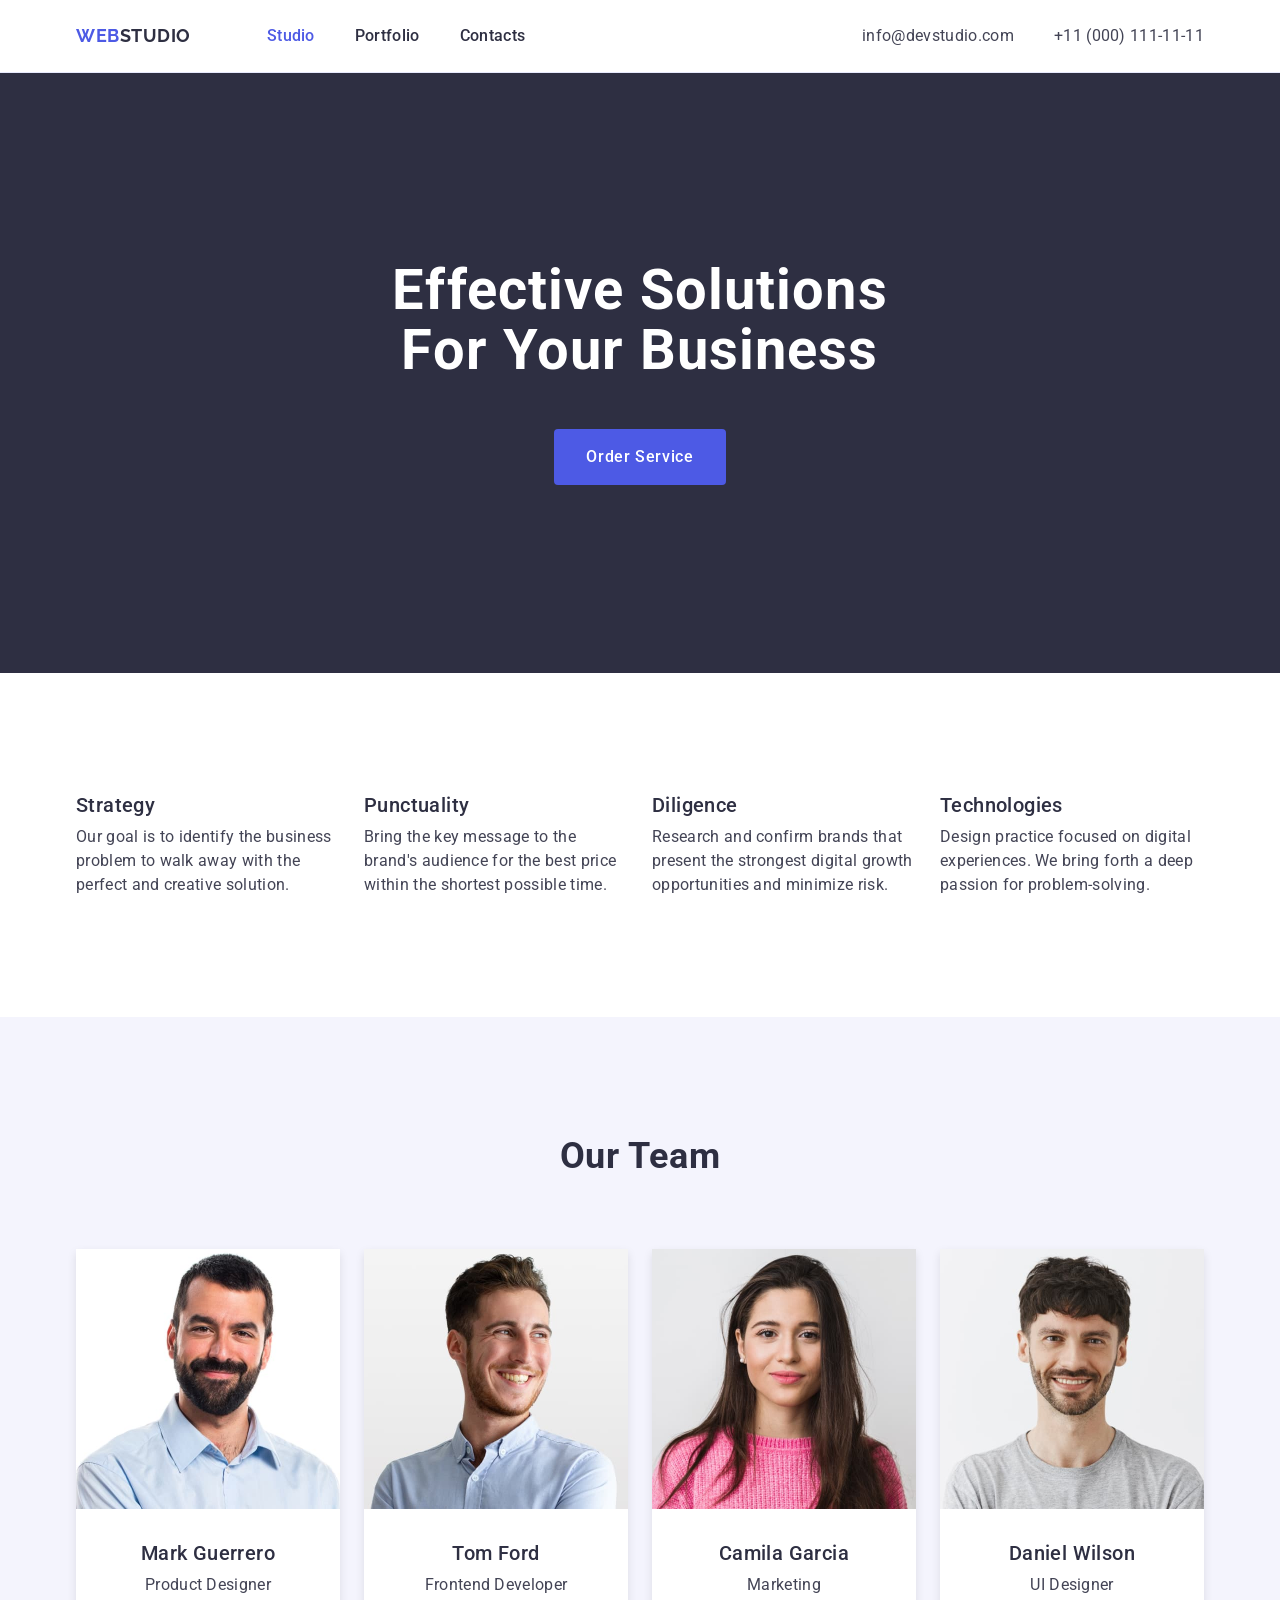
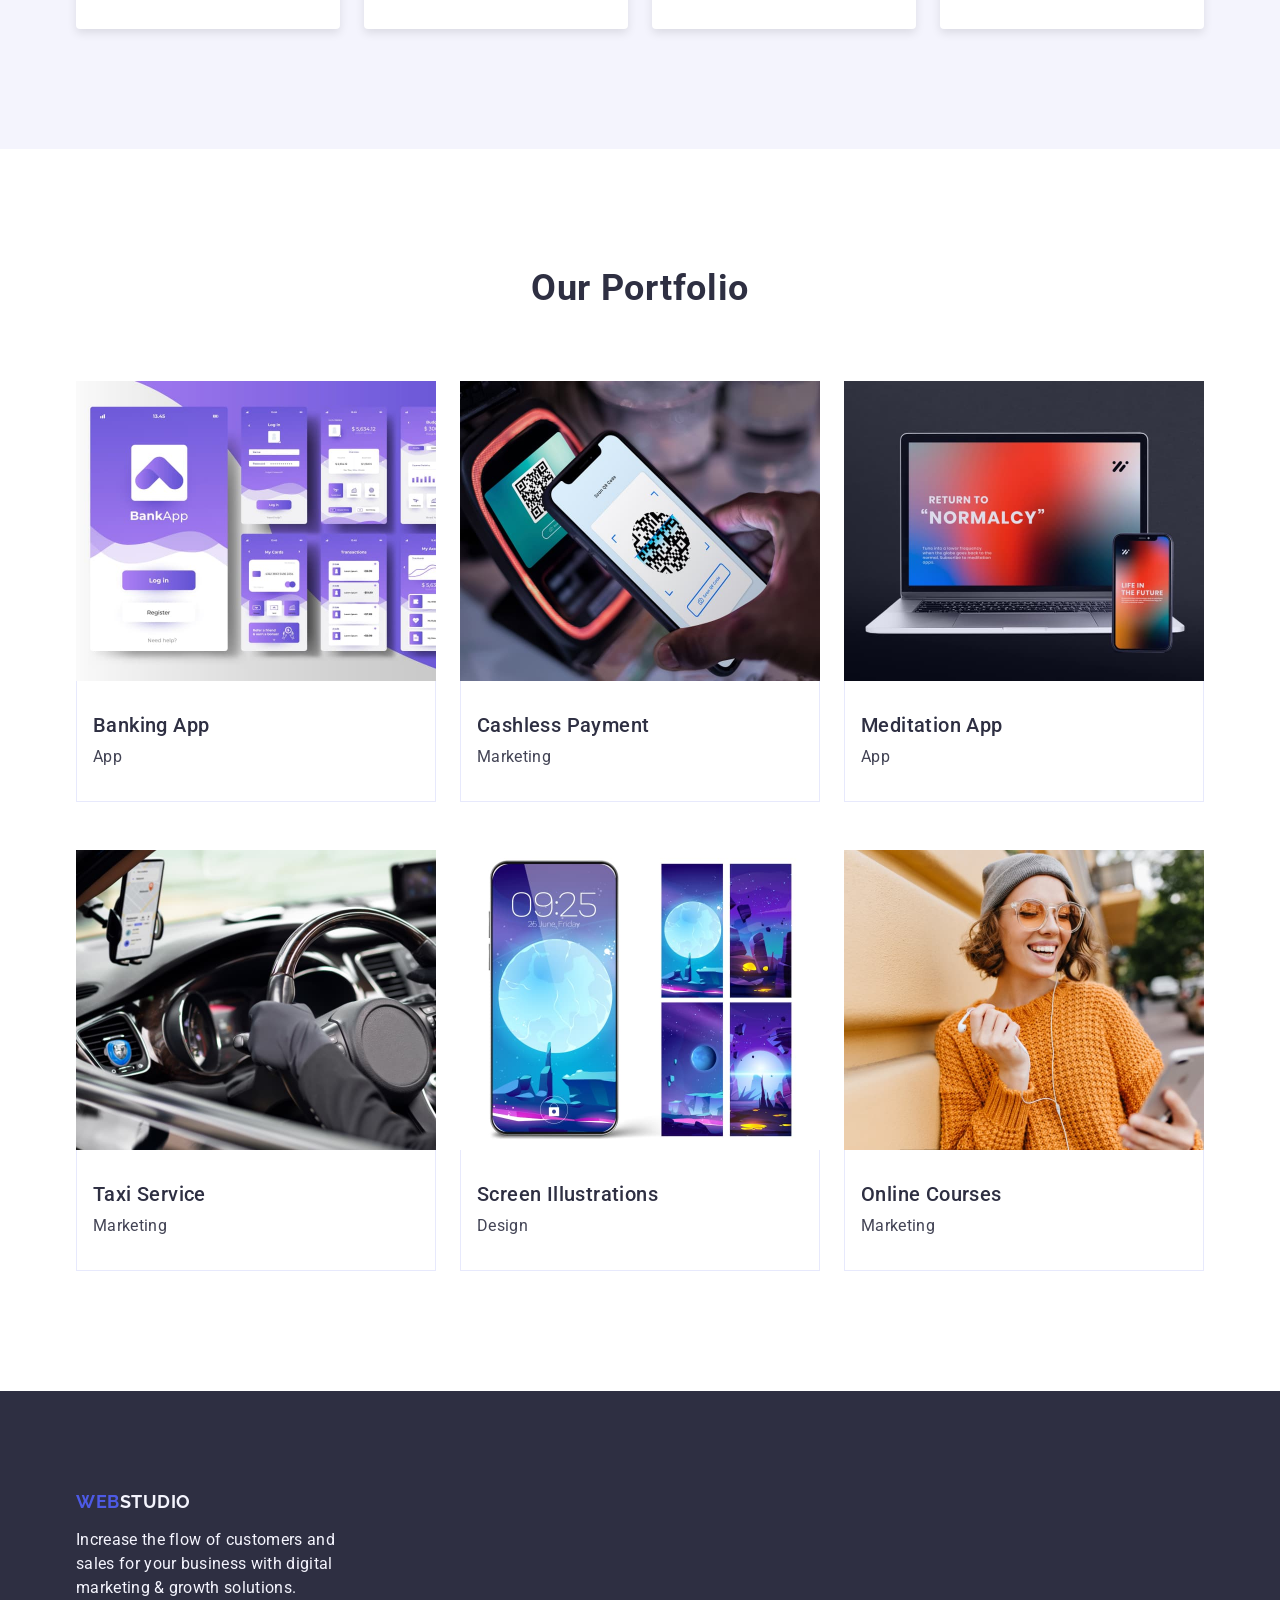
<file: index.html>
<!DOCTYPE html>
<html lang="en">
  <head>
    <meta charset="UTF-8" />
    <meta http-equiv="X-UA-Compatible" content="IE=edge" />
    <meta name="viewport" content="width=device-width, initial-scale=1.0" />
    <title>Studio</title>
    <link
      rel="stylesheet"
      href="https://cdn.jsdelivr.net/npm/modern-normalize@1.1.0/modern-normalize.min.css"
    />
    <link rel="preconnect" href="https://fonts.googleapis.com" />
    <link rel="preconnect" href="https://fonts.gstatic.com" crossorigin />
    <link
      href="https://fonts.googleapis.com/css2?family=Raleway:wght@700&family=Roboto:wght@400;500;700&display=swap"
      rel="stylesheet"
    />
    <link rel="stylesheet" href="./css/styles.css" />
  </head>

  <body>
    <!-- HEADER -->
    <header class="header">
      <div class="header-menu container">
        <nav class="header-nav">
          <a class="logo logo-link link" href="index.html" lang="en"
            >Web<span class="logo-heater">Studio</span></a
          >
          <ul class="menu list link">
            <li class="menu-item">
              <a class="menu-link current" href="./index.html">Studio</a>
            </li>
            <li class="menu-item">
              <a class="menu-link" href="#">Portfolio</a>
            </li>
            <li class="menu-item">
              <a class="menu-link" href="#">Contacts</a>
            </li>
          </ul>
        </nav>

        <address class="contact link">
          <ul class="contact-menu list">
            <li class="contact-item">
              <a class="contact-list" href="mailto:info@devstudio.com"
                >info@devstudio.com</a
              >
            </li>
            <li class="contact-item">
              <a class="contact-list" href="tel:+110001111111"
                >+11 (000) 111-11-11</a
              >
            </li>
          </ul>
        </address>
      </div>
    </header>

    <!--MAIN-->
    <main>
      <!--HERO-->
      <section class="hero background">
        <div class="container">
          <h1 class="hero-title">Effective Solutions<br />for Your Business</h1>
          <button class="hero-btn" type="button">Order Service</button>
        </div>
      </section>

      <!-- ABOUT -->
      <section class="section">
        <div class="container">
          <h2 class="visually-hidden">Features</h2>
          <ul class="about-list list">
            <li class="about-item">
              <h3 class="about-title">Strategy</h3>
              <p class="about-paragraph">
                Our goal is to identify the business problem to walk away with
                the perfect and creative solution.
              </p>
            </li>
            <li class="about-item">
              <h3 class="about-title">Punctuality</h3>
              <p class="about-paragraph">
                Bring the key message to the brand's audience for the best price
                within the shortest possible time.
              </p>
            </li>
            <li class="about-item">
              <h3 class="about-title">Diligence</h3>
              <p class="about-paragraph">
                Research and confirm brands that present the strongest digital
                growth opportunities and minimize risk.
              </p>
            </li>
            <li class="about-item">
              <h3 class="about-title">Technologies</h3>
              <p class="about-paragraph">
                Design practice focused on digital experiences. We bring forth a
                deep passion for problem-solving.
              </p>
            </li>
          </ul>
        </div>
      </section>

      <!-- TEAM-->
      <section class="team section">
        <div class="container">
          <h2 class="section-title">Our Team</h2>
          <ul class="team-menu list">
            <li class="team-list">
              <img
                class="team-img"
                src="./images/team/mark.jpg"
                alt="Photo Mark Guerrero"
                width="264"
                height="260"
              />
              <div class="team-subscription">
                <h3 class="team-name">Mark Guerrero</h3>
                <p class="team-paragraph">Product Designer</p>
              </div>
            </li>
            <li class="team-list">
              <img
                class="team-img"
                src="./images/team/tom.jpg"
                alt="Photo Tom Ford"
                width="264"
                height="260"
              />
              <div class="team-subscription">
                <h3 class="team-name">Tom Ford</h3>
                <p class="team-paragraph">Frontend Developer</p>
              </div>
            </li>
            <li class="team-list">
              <img
                class="team-img"
                src="./images/team/camila.jpg"
                alt="Photo Camila Garcia"
                width="264"
                height="260"
              />
              <div class="team-subscription">
                <h3 class="team-name">Camila Garcia</h3>
                <p class="team-paragraph">Marketing</p>
              </div>
            </li>
            <li class="team-list">
              <img
                class="team-img"
                src="./images/team/daniel.jpg"
                alt="Photo Daniel Wilson"
                width="264"
                height="260"
              />
              <div class="team-subscription">
                <h3 class="team-name">Daniel Wilson</h3>
                <p class="team-paragraph">UI Designer</p>
              </div>
            </li>
          </ul>
        </div>
      </section>

      <!--PORTFOLIO-->
      <section class="portfolio section">
        <div class="container">
          <h2 class="section-title">Our Portfolio</h2>
          <ul class="portfolio-menu list">
            <li class="portfolio-card">
              <img
                class="portfolio-img"
                src="./images/portfolio/banking_app.jpg"
                alt="Photo Banking App"
                width="360"
                height="300"
              />
              <div class="portfolio-subscription">
                <h3 class="portfolio-title list">Banking App</h3>
                <p class="portfolio-paragraph">App</p>
              </div>
            </li>
            <li class="portfolio-card">
              <img
                class="portfolio-img"
                src="./images/portfolio/cashless_payment.jpg"
                alt="Photo Cashless Payment"
                width="360"
                height="300"
              />
              <div class="portfolio-subscription">
                <h3 class="portfolio-title list">Cashless Payment</h3>
                <p class="portfolio-paragraph">Marketing</p>
              </div>
            </li>
            <li class="portfolio-card">
              <img
                class="portfolio-img"
                src="./images/portfolio/meditation_app.jpg"
                alt="Photo Meditation App"
                width="360"
                height="300"
              />
              <div class="portfolio-subscription">
                <h3 class="portfolio-title list">Meditation App</h3>
                <p class="portfolio-paragraph">App</p>
              </div>
            </li>
            <li class="portfolio-card">
              <img
                class="portfolio-img"
                src="./images/portfolio/taxi_service.jpg"
                alt="Photo Taxi Service"
                width="360"
                height="300"
              />
              <div class="portfolio-subscription">
                <h3 class="portfolio-title list">Taxi Service</h3>
                <p class="portfolio-paragraph">Marketing</p>
              </div>
            </li>
            <li class="portfolio-card">
              <img
                class="portfolio-img"
                src="./images/portfolio/screen_illustrations.jpg"
                alt="Photo Screen Illustrations"
                width="360"
                height="300"
              />
              <div class="portfolio-subscription">
                <h3 class="portfolio-title list">Screen Illustrations</h3>
                <p class="portfolio-paragraph">Design</p>
              </div>
            </li>
            <li class="portfolio-card">
              <img
                class="portfolio-img"
                src="./images/portfolio/online_courses.jpg"
                alt="Photo girl with phone and headphones"
                width="360"
                height="300"
              />
              <div class="portfolio-subscription">
                <h3 class="portfolio-title list">Online Courses</h3>
                <p class="portfolio-paragraph">Marketing</p>
              </div>
            </li>
          </ul>
        </div>
      </section>
    </main>

    <!--FOOTER-->
    <footer class="footer">
      <div class="container">
        <a class="logo-link logo-footer-link link" href="index.html" lang="en"
          >Web<span class="logo-footer">Studio</span></a
        >
        <p class="footer-text">
          Increase the flow of customers and<br />sales for your business with
          digital<br />marketing & growth solutions.
        </p>
      </div>
    </footer>
  </body>
</html>
</file>
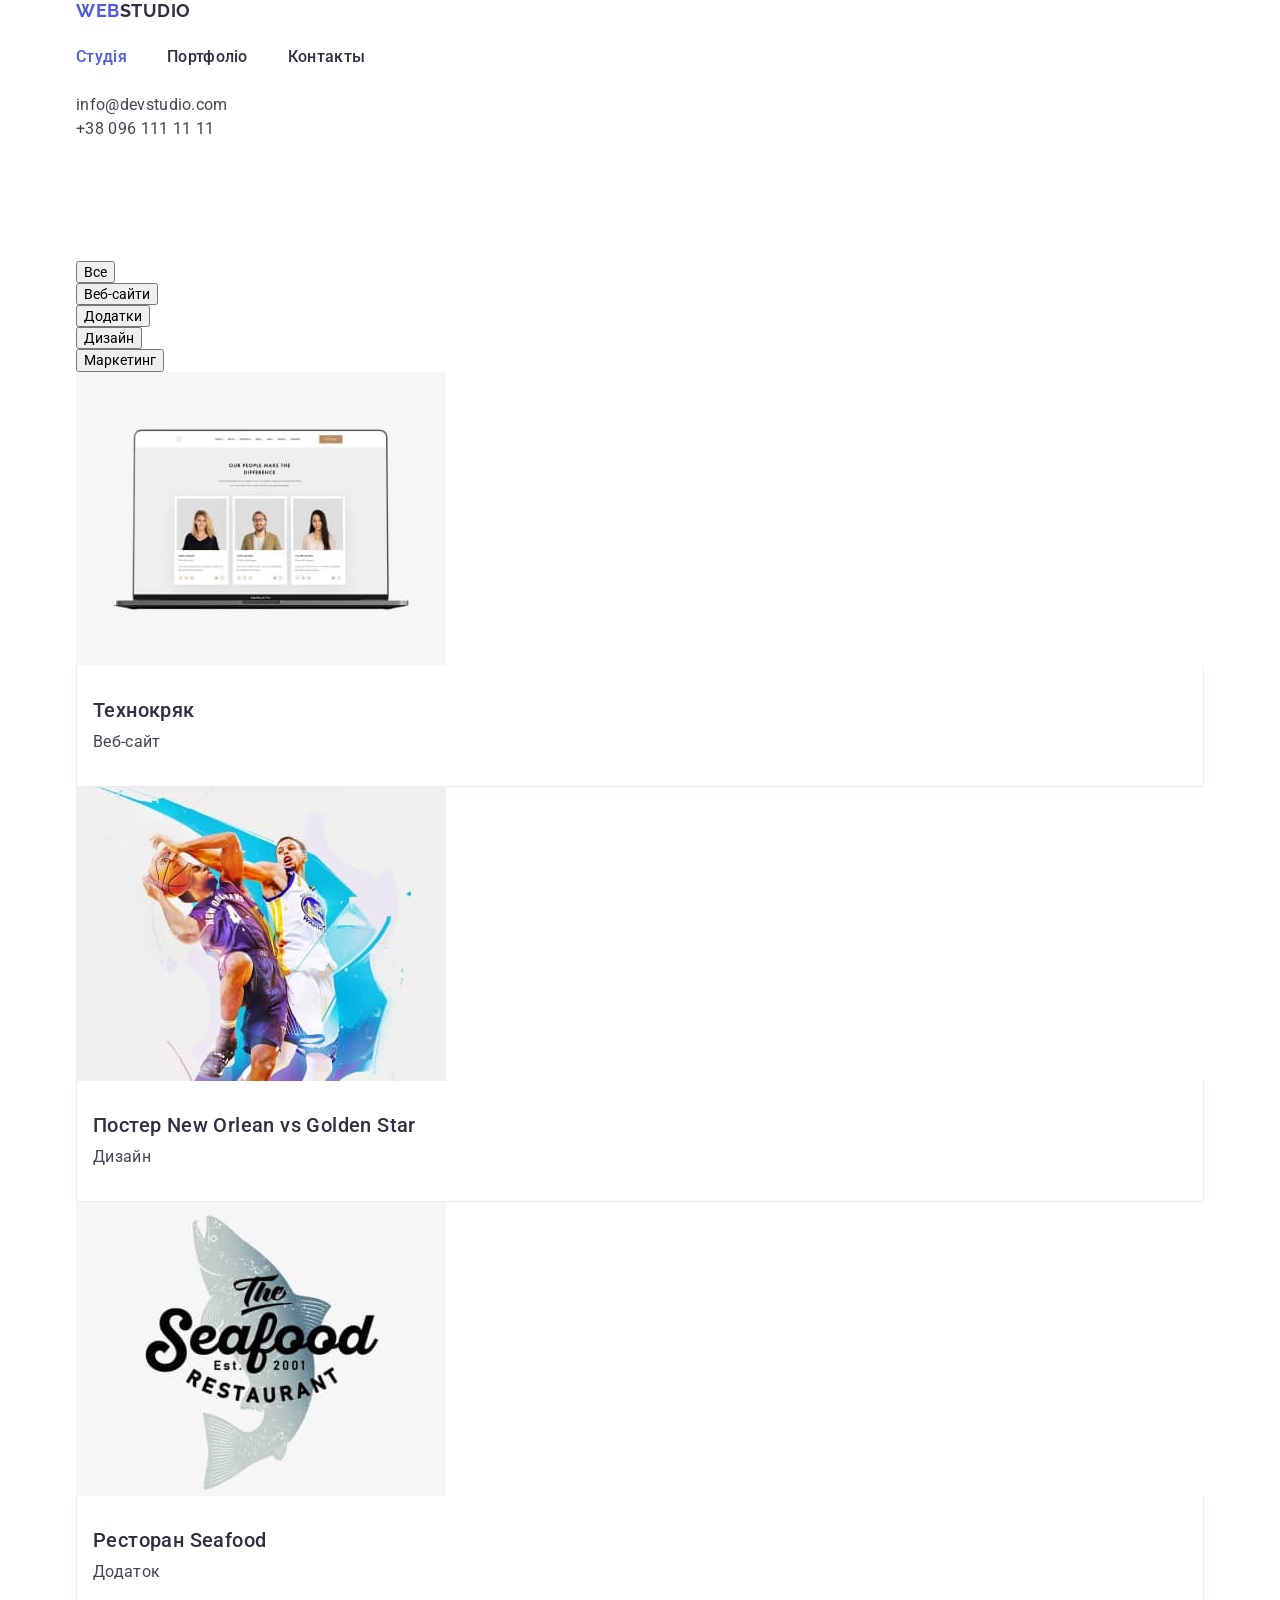
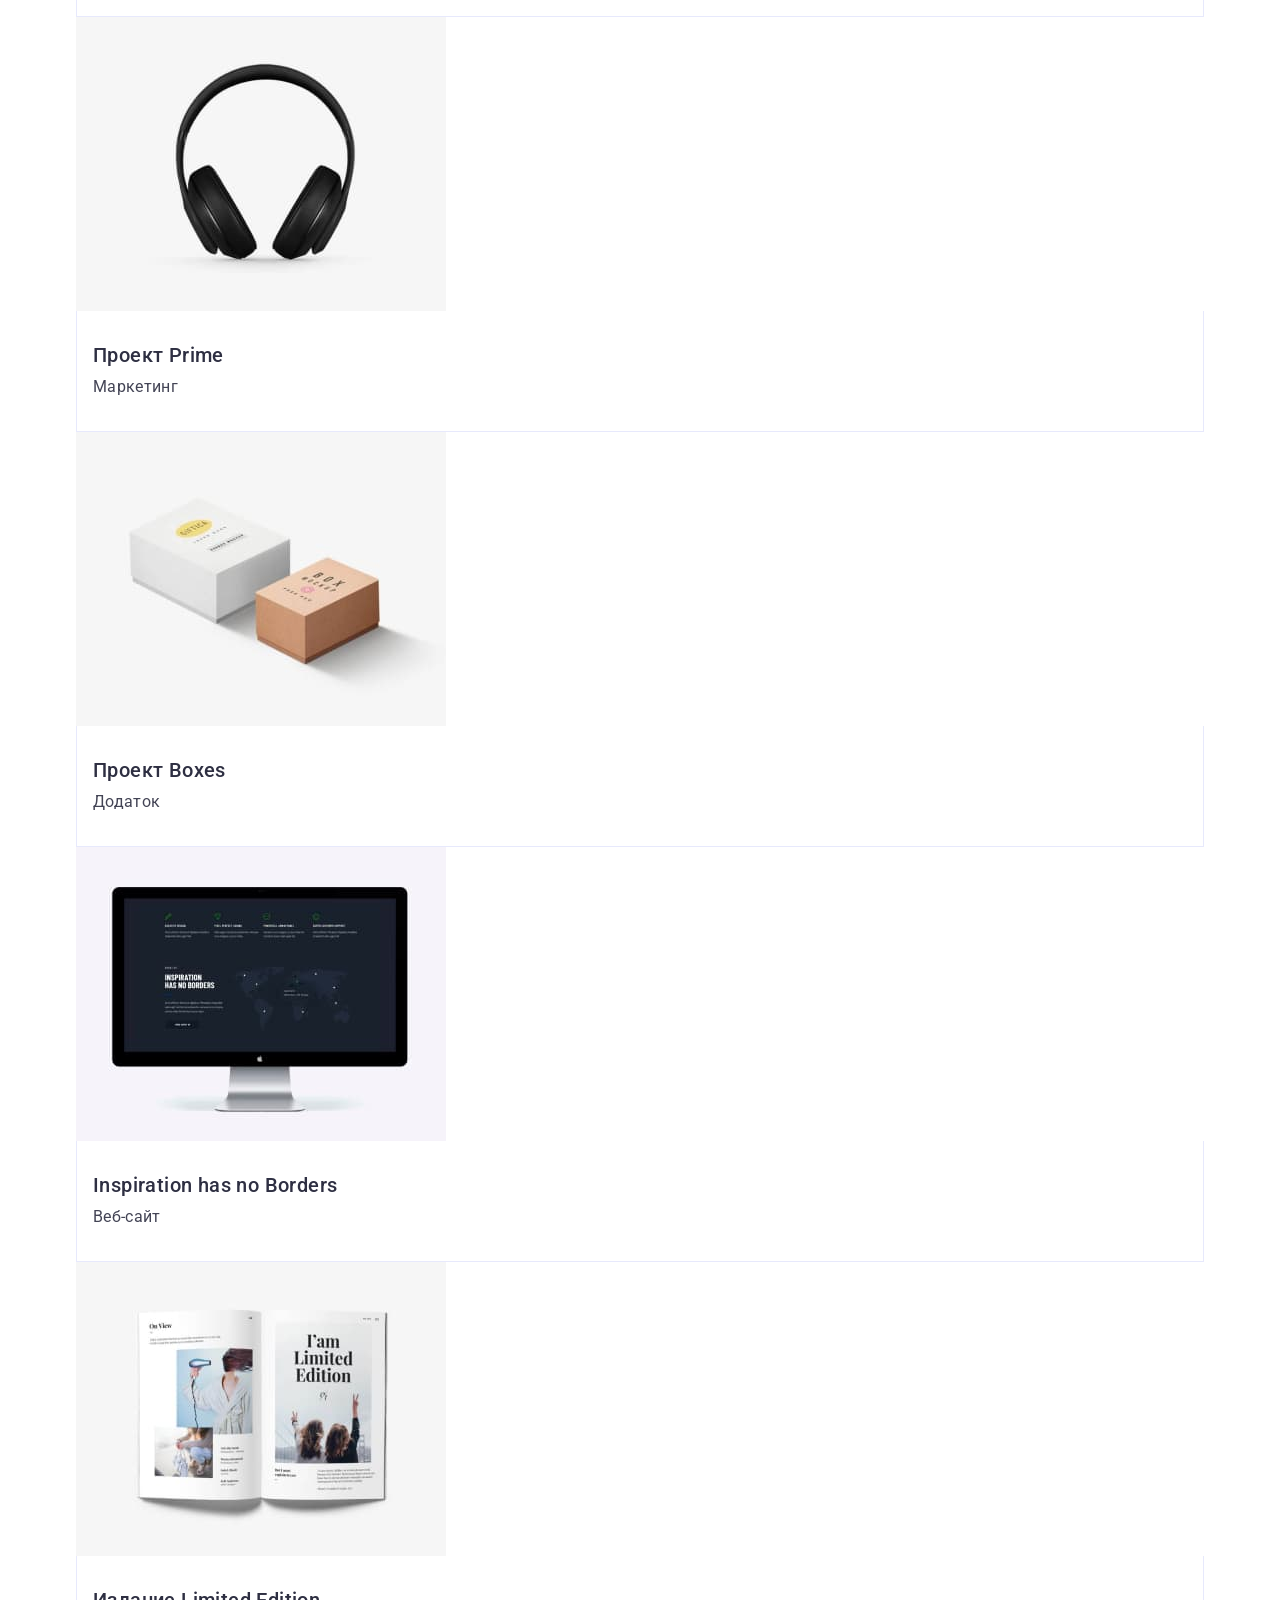
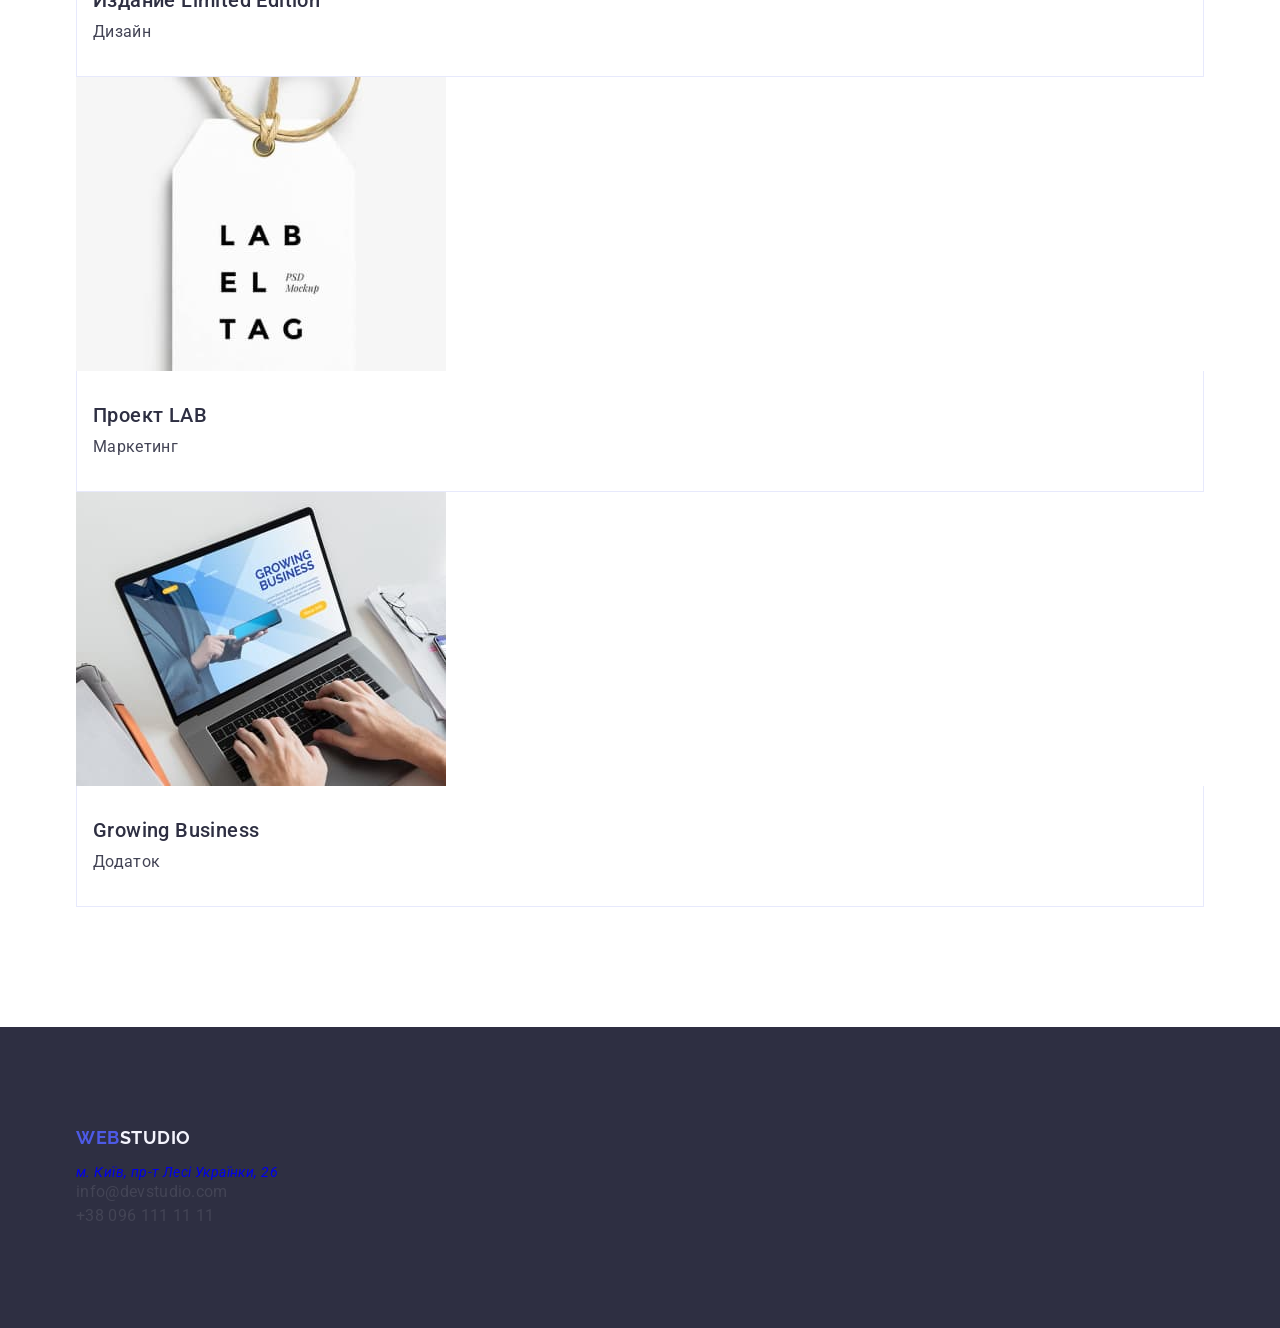
<file: portfolio.html>
<!DOCTYPE html>
<html lang="uk">
<head>
    <meta charset="UTF-8" />
    <meta http-equiv="X-UA-Compatible" content="IE=edge" />
    <meta name="viewport" content="width=device-width, initial-scale=1.0" />
    <title>Портфоліо</title>
    <link rel="stylesheet" href="https://cdn.jsdelivr.net/npm/modern-normalize@1.1.0/modern-normalize.min.css">
    <link rel="preconnect" href="https://fonts.googleapis.com" />
    <link rel="preconnect" href="https://fonts.gstatic.com" crossorigin />
    <link href="https://fonts.googleapis.com/css2?family=Raleway:wght@700&family=Roboto:wght@400;500;700;900&display=swap" rel="stylesheet" />
    <link rel="stylesheet" href="./css/styles.css" />
</head>
<body>
    <!-- HEADER-->
    <header class="">
        <div class="page-header container">
            <nav class="page-nav">
                <a class="logo logo-link link" href="index.html" lang="en">Web<span class="logo-heater">Studio</span></a>
                <ul class="menu list">
                    <li class="menu-item"><a class="menu-link  current" href="index.html">Студія</a></li>
                    <li class="menu-item"><a class="menu-link" href="portfolio.html">Портфоліо</a></li>
                    <li class="menu-item"><a class="menu-link" href="contact.html">Контакты</a></li>
                </ul>
            </nav>
            <ul class="list contact">
                <li class="menu-contact">
                    <a class="contact-list link contact-mail" href="mailto:info@devstudio.com">info@devstudio.com</a>
                </li>
                <li class="menu-contact">
                    <a class="contact-list link" href="tel:+380961111111">+38 096 111 11 11</a>
                </li>
            </ul>
        </div>
    </header>
    <!--MAIN-->
    <main class="">
        <section class="section">
            <div class="container">
                <h1 class="visually-hidden"></h1>
                <ul class="button-menu">
                    <li class="button-menu-item"><button class="menu-btn" type="button">Все</button></li>
                    <li class="button-menu-item"><button class="menu-btn" type="button">Веб-сайти</button></li>
                    <li class="button-menu-item"><button class="menu-btn" type="button">Додатки</button></li>
                    <li class="button-menu-item"><button class="menu-btn" type="button">Дизайн</button></li>
                    <li class="button-menu-item"><button class="menu-btn" type="button">Маркетинг</button></li>
                </ul>
            
                <ul class="menu-portfolio">
                    <li class="portfolio-cards">
                        <a href="" class="list link">
                            <img class="portfolio-img" src="./images/portfolio/texnokryak.jpg" alt="зображення веб-сайту" width="370px"
                                height="294px" />
                            <div class="portfolio-subscription">
                                <h2 class="portfolio-title list">Технокряк</h2>
                                <p class="portfolio-paragraph">Веб-сайт</p>
                            </div>
                
                        </a>
                    </li>
                    <li class="portfolio-cards">
                        <a href="" class="list link">
                            <img class="portfolio-img" src="./images/portfolio/poster.jpg"
                                alt="зображення дві людини грають у баскетбол" width="370px" height="294px" />
                            <div class="portfolio-subscription">
                                <h2 class="portfolio-title">Постер New Orlean vs Golden Star</h2>
                                <p class="portfolio-paragraph">Дизайн</p>
                            </div>
                
                        </a>
                    </li>
                    <li class="portfolio-cards">
                        <a href="" class="list link">
                            <img class="portfolio-img" src="./images/portfolio/seafood.jpg" alt="зображення логотипу ресторану"
                                width="370px" height="294px" />
                            <div class="portfolio-subscription">
                                <h2 class="portfolio-title">Ресторан Seafood</h2>
                                <p class="portfolio-paragraph">Додаток</p>
                            </div>
                        </a>
                    </li>
                    <li class="portfolio-cards">
                        <a href="" class="list link">
                            <img class="portfolio-img" src="./images/portfolio/prime.jpg" alt="зображення навушників" width="370px"
                                height="294px" />
                            <div class="portfolio-subscription">
                                <h2 class="portfolio-title">Проект Prime</h2>
                                <p class="portfolio-paragraph">Маркетинг</p>
                            </div>
                
                        </a>
                    </li>
                    <li class="portfolio-cards">
                        <a href="" class="list link">
                            <img class="portfolio-img" src="./images/portfolio/boxes.jpg" alt="зображення двох коробок" width="370px"
                                height="294px" />
                            <div class="portfolio-subscription">
                                <h2 class="portfolio-title">Проект Boxes</h2>
                                <p class="portfolio-paragraph">Додаток</p>
                            </div>
                
                        </a>
                    </li>
                    <li class="portfolio-cards">
                        <a href="" class="list link">
                            <img class="portfolio-img" src="./images/portfolio/no-borders.jpg" alt="зображення веб-сайту на моніторі"
                                width="370px" height="294px" />
                            <div class="portfolio-subscription">
                                <h2 class="portfolio-title" lang="en">Inspiration has no Borders</h2>
                                <p class="portfolio-paragraph">Веб-сайт</p>
                            </div>
                
                        </a>
                    </li>
                    <li class="portfolio-cards">
                        <a href="" class="list link">
                            <img class="portfolio-img" src="./images/portfolio/limited-edition.jpg" alt="изображение журнала"
                                width="370px" height="294px" />
                            <div class="portfolio-subscription">
                                <h2 class="portfolio-title">Издание Limited Edition</h2>
                                <p class="portfolio-paragraph">Дизайн</p>
                            </div>
                        </a>
                    </li>
                    <li class="portfolio-cards">
                        <a href="" class="list link">
                            <img class="portfolio-img" src="./images/portfolio/lab.jpg" alt="зображення журналу" width="370px"
                                height="294px" />
                            <div class="portfolio-subscription">
                                <h2 class="portfolio-title">Проект LAB</h2>
                                <p class="portfolio-paragraph">Маркетинг</p>
                            </div>
                
                        </a>
                    </li>
                    <li class="portfolio-cards">
                        <a href="" class="list link">
                            <img class="portfolio-img" src="./images/portfolio/growing-business.jpg"
                                alt="зображення людина друкує на ноутбуці" width="370px" height="294px" />
                            <div class="portfolio-subscription">
                                <h2 class="portfolio-title" lang="en">Growing Business</h2>
                                <p class="portfolio-paragraph">Додаток</p>
                            </div>
                        </a>
                    </li>
                </ul>
            </div>
        </section>
    </main>
    <!--FOOTER-->
    <footer class="footer">
        <div class=" container">
            <a class="logo-link logo-footer-link link" href="index.html" lang="en">Web<span class="logo-footer">Studio</span></a>
            <address>
                <ul class="list">
                    <li class="adress-link"><a class="contact-adress list link" href="https://goo.gl/maps/ARjSeqXz5D1srHnS8"
                            target="_blank" rel="noopener noreferrer">м. Київ, пр-т Лесі Українки, 26</a></li>
                    <li class="adress-link"><a class="contact-list list link"
                            href="mailto:info@devstudio.com">info@devstudio.com</a></li>
                    <li class="adress-link"><a class="contact-list list link" href="tel:+380961111111">+38 096 111 11 11</a></li>
                </ul>
            </address>
    </footer>
</body>
</html>
</file>
<file: css/styles.css>
:root {
  --main-font: 'Roboto', sans-serif;
  --secondth-font: 'Raleway', sans-serif;
  --main-text-color: #434455;
  --secondth-text-color: #2e2f42;
  --thirdth-text-color: #ffffff;
  --fourth-text-color: #4d5ae5;
  --fifth-text-color: #f4f4fd;
  --sixth-text-color: #404bbf;
  --main-background: #ffffff;
  --secondth-background: #2e2f42;
  --thirdth-background: #4d5ae5;
  --fourth-background: #404bbf;
}

h1,
h2,
h3,
p {
  margin-top: 0;
  margin-bottom: 0;
}

ul,
ol {
  margin: 0;
  padding: 0;
  list-style: none;
}

img {
  display: block;
  max-width: 100%;
  height: auto;
}

button {
  cursor: pointer;
}

.list {
  list-style: none;
}

.link {
  text-decoration: none;
}

.section {
  padding-top: 120px;
  padding-bottom: 120px;
}

.container {
  max-width: 1158px;
  padding-left: 15px;
  padding-right: 15px;
  margin-left: auto;
  margin-right: auto;
}

/* BODY */
body {
  font-family: var(--main-font);
  font-size: 14px;
  letter-spacing: 0.03em;
  color: var(--main-text-color);
  background-color: var(--main-background);
}
/* ================= HEADER ================= */
.header {
  border-bottom: 1px solid #e7e9fc;
}

.header-menu {
  display: flex;
  align-items: center;
  width: 1158px;
  margin: 0 auto;
  padding: 0 15px;
}

.header-nav {
  display: flex;
  align-items: center;
}

.logo {
  margin-right: 76px;
}

.logo-link {
  font-family: var(--secondth-font);
  font-weight: 700;
  font-size: 18px;
  line-height: 1.17;
  letter-spacing: 0.03em;
  color: var(--fourth-text-color);
  text-transform: uppercase;
}

.logo-heater {
  color: var(--secondth-text-color);
}

.menu {
  display: flex;
  align-items: center;
  gap: 40px;
}

.menu-item:not(:last-child) {
  margin-right: 0;
}

.menu-link {
  font-weight: 500;
  font-size: 16px;
  line-height: 1.5;
  letter-spacing: 0.02em;
  color: var(--secondth-text-color);
  display: block;
  list-style: none;
  text-decoration: none;
  padding: 24px 0;
}

.menu-link:hover,
.menu-link:focus {
  color: var(--sixth-text-color);
}

.menu-link.current {
  color: var(--fourth-text-color);
}

.contact {
  margin-left: auto;
}

.contact-menu {
  display: flex;
  align-items: center;
  gap: 40px;
}

.contact__item:not(:last-child) {
  margin-right: 40px;
}

.contact-list {
  font-size: 16px;
  line-height: 1.5;
  letter-spacing: 0.02em;
  color: var(--main-text-color);
  font-style: normal;
  text-decoration: none;
}

.contact-list:hover,
.contact-list:focus {
  color: var(--sixth-text-color);
}

/* ================= /HEADER  ================= */

/* =================  MAIN  ================= */

/*  ================= HERO  ================= */
.hero {
  padding: 188px 0;
  text-align: center;
}

.background {
  background-color: #2e2f42;
}

.hero-title {
  max-width: 496px;
  font-weight: 700;
  font-size: 56px;
  line-height: 1.07;
  letter-spacing: 0.02em;
  text-transform: capitalize;
  color: var(--thirdth-text-color);
  text-align: center;
  margin-left: auto;
  margin-right: auto;
  margin-bottom: 48px;
}

.hero-btn {
  font-weight: 500;
  font-size: 16px;
  line-height: 1.5;
  letter-spacing: 0.04em;
  color: var(--thirdth-text-color);
  background-color: var(--thirdth-background);
  cursor: pointer;
  display: block;
  min-width: 169px;
  height: 56px;
  align-items: center;
  text-align: center;
  margin-left: auto;
  margin-right: auto;
  padding-top: 10px;
  padding-bottom: 10px;
  padding-left: 32px;
  padding-right: 32px;
  border-radius: 4px;
  border: none;
}

.modal-btn:hover,
.modal-btn:focus {
  background-color: var(--fourth-background);
}
/*  ================= /HERO  ================= */

/*  ================= ABOUT  ================= */
.visually-hidden {
  position: absolute;
  width: 1px;
  height: 1px;
  margin: -1px;
  border: 0;
  padding: 0;
  white-space: nowrap;
  clip-path: inset(100%);
  clip: rect(0, 0, 0, 0);
  overflow: hidden;
}

.about-list {
  display: flex;
  justify-content: center;
  gap: 24px;
}

.about-item {
  flex-basis: calc((100% - 72px) / 4);
  border-radius: 0 0 4px 4px;
}

.about-title {
  font-weight: 500;
  font-size: 20px;
  line-height: 1.2;
  letter-spacing: 0.02em;
  text-transform: capitalize;
  color: var(--secondth-text-color);
  margin-bottom: 8px;
}

.about-paragraph {
  font-size: 16px;
  line-height: 1.5;
  letter-spacing: 0.02em;
  color: var(--main-text-color);
}
/*  ================= /ABOUT  ================= */

/* ================= TEAM  ================= */
.team {
  padding: 120px 0;
  background-color: var(--fifth-text-color);
}

.team-menu {
  display: flex;
  align-items: center;
  justify-content: space-between;
  gap: 24px;
}

.section-title {
  font-weight: 700;
  font-size: 36px;
  line-height: 1.11;
  letter-spacing: 0.02em;
  text-transform: capitalize;
  color: var(--secondth-text-color);
  text-align: center;
  margin-bottom: 72px;
}

.team-list {
  background-color: var(--main-background);
  border-radius: 0 0 4px 4px;
  width: calc((100% - 3 * 24px) / 4);
  overflow: hidden;
  box-shadow: 0 4px 10px rgba(0, 0, 0, 0.1);
}

.team-img {
  width: 100%;
  height: auto;
}

.team-subscription {
  padding: 32px 0;
  text-align: center;
}

.team-name {
  font-weight: 500;
  font-size: 20px;
  line-height: 1.2;
  letter-spacing: 0.02em;
  color: var(--secondth-text-color);
  margin-bottom: 8px;
}

.team-paragraph {
  font-size: 16px;
  line-height: 1.5;
  letter-spacing: 0.02em;
  color: var(--main-text-color);
}

/* ================= /TEAM  ================= */

/* ============ PORTFOLIO ============ */
.portfolio {
  padding: 120px 0;
}

.portfolio-menu {
  display: flex;
  flex-wrap: wrap;
  column-gap: 24px;
  row-gap: 48px;
}

.portfolio-card {
  flex-basis: calc((100% - 2 * 24px) / 3);
}

.portfolio-subscription {
  border: 1px solid #e7e9fc;
  border-top: none;
  padding: 32px 16px;
}

.portfolio-title {
  font-weight: 500;
  font-size: 20px;
  line-height: 1.2;
  letter-spacing: 0.02em;
  color: var(--secondth-text-color);
  margin-bottom: 8px;
}

.portfolio-paragraph {
  font-size: 16px;
  line-height: 1.5;
  letter-spacing: 0.02em;
  color: var(--main-text-color);
}

/* ============ /PORTFOLIO ============ */

/*  ================= /MAIN  ================= */

/*  ================= FOOTER  ================= */
.footer {
  padding: 100px 0;
  background-color: var(--secondth-background);
}

.logo-footer {
  color: var(--fifth-text-color);
}

.logo-footer-link {
  display: inline-block;
  margin-bottom: 16px;
}

.footer-text {
  max-width: 264px;
  font-size: 16px;
  line-height: 1.5;
  letter-spacing: 0.02em;
  color: var(--fifth-text-color);
}

/*  ================= /FOOTER  ================= */

/* /BODY */
</file>
